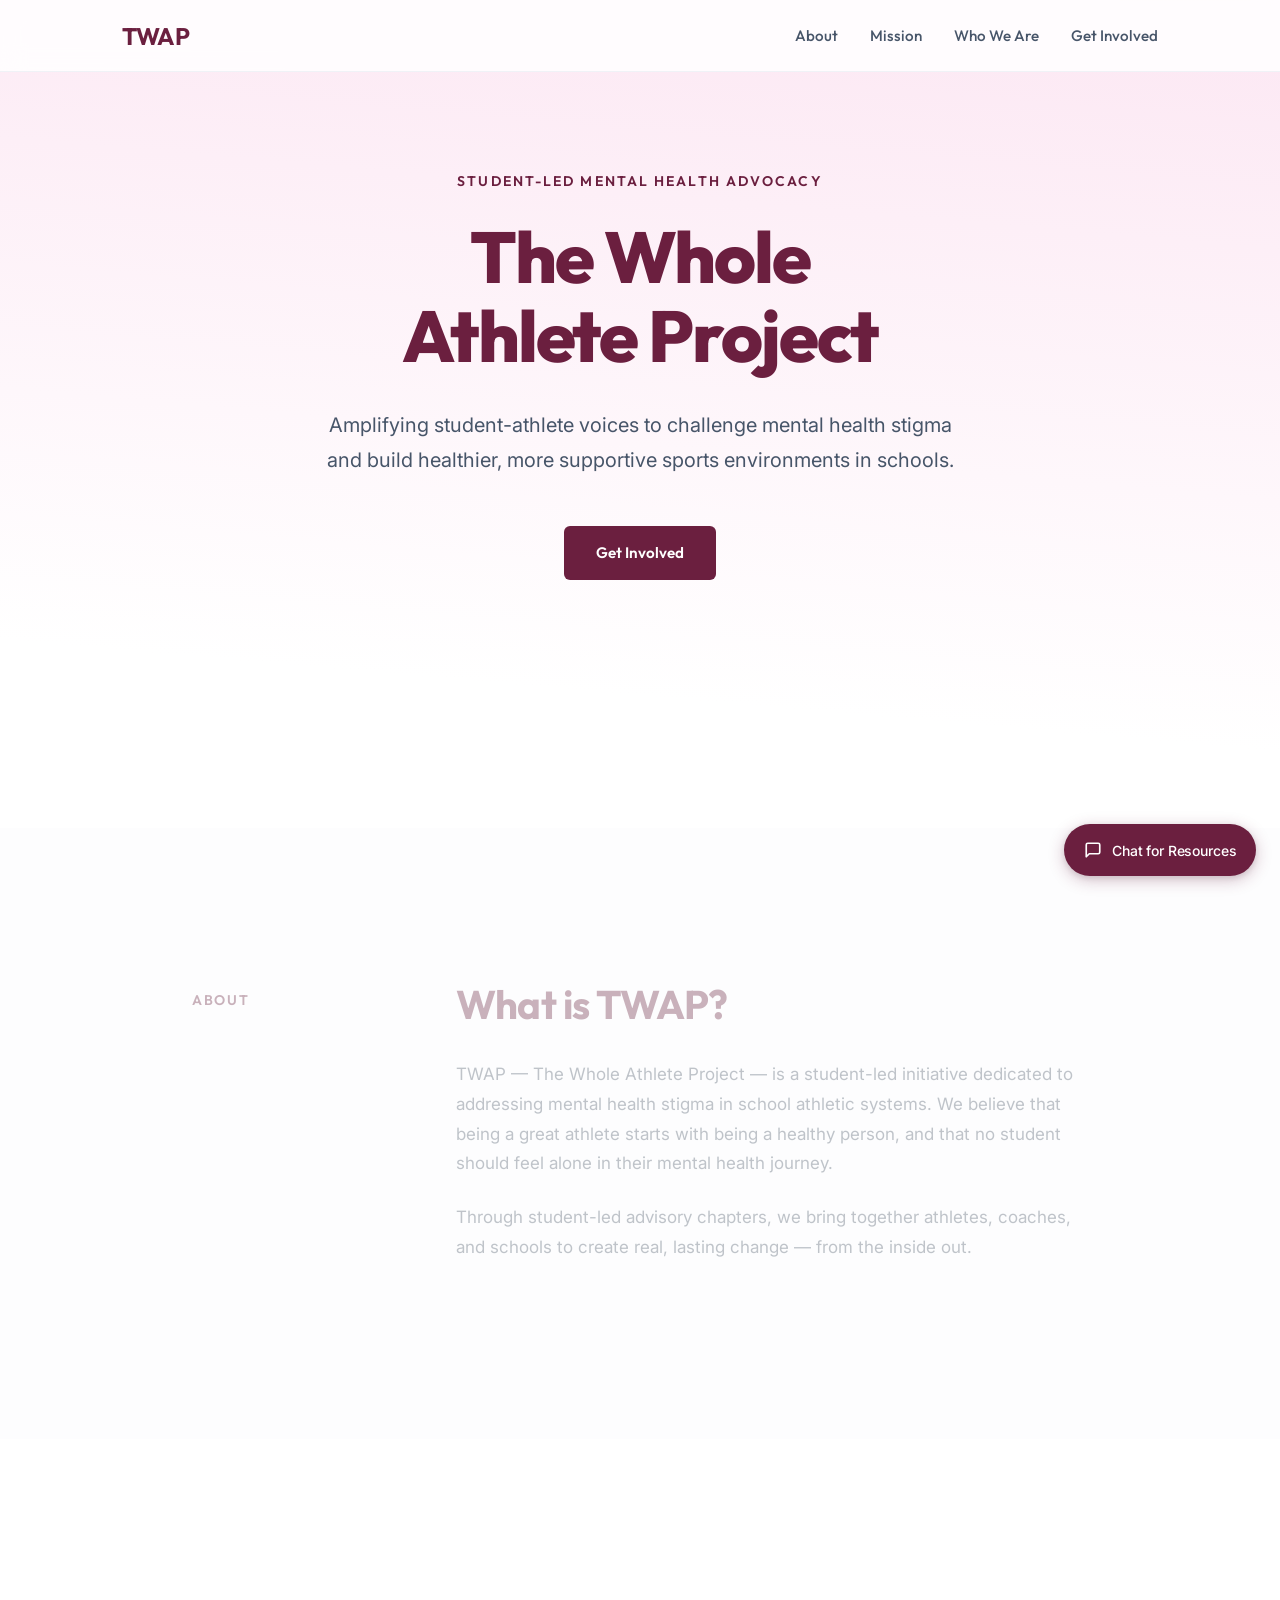
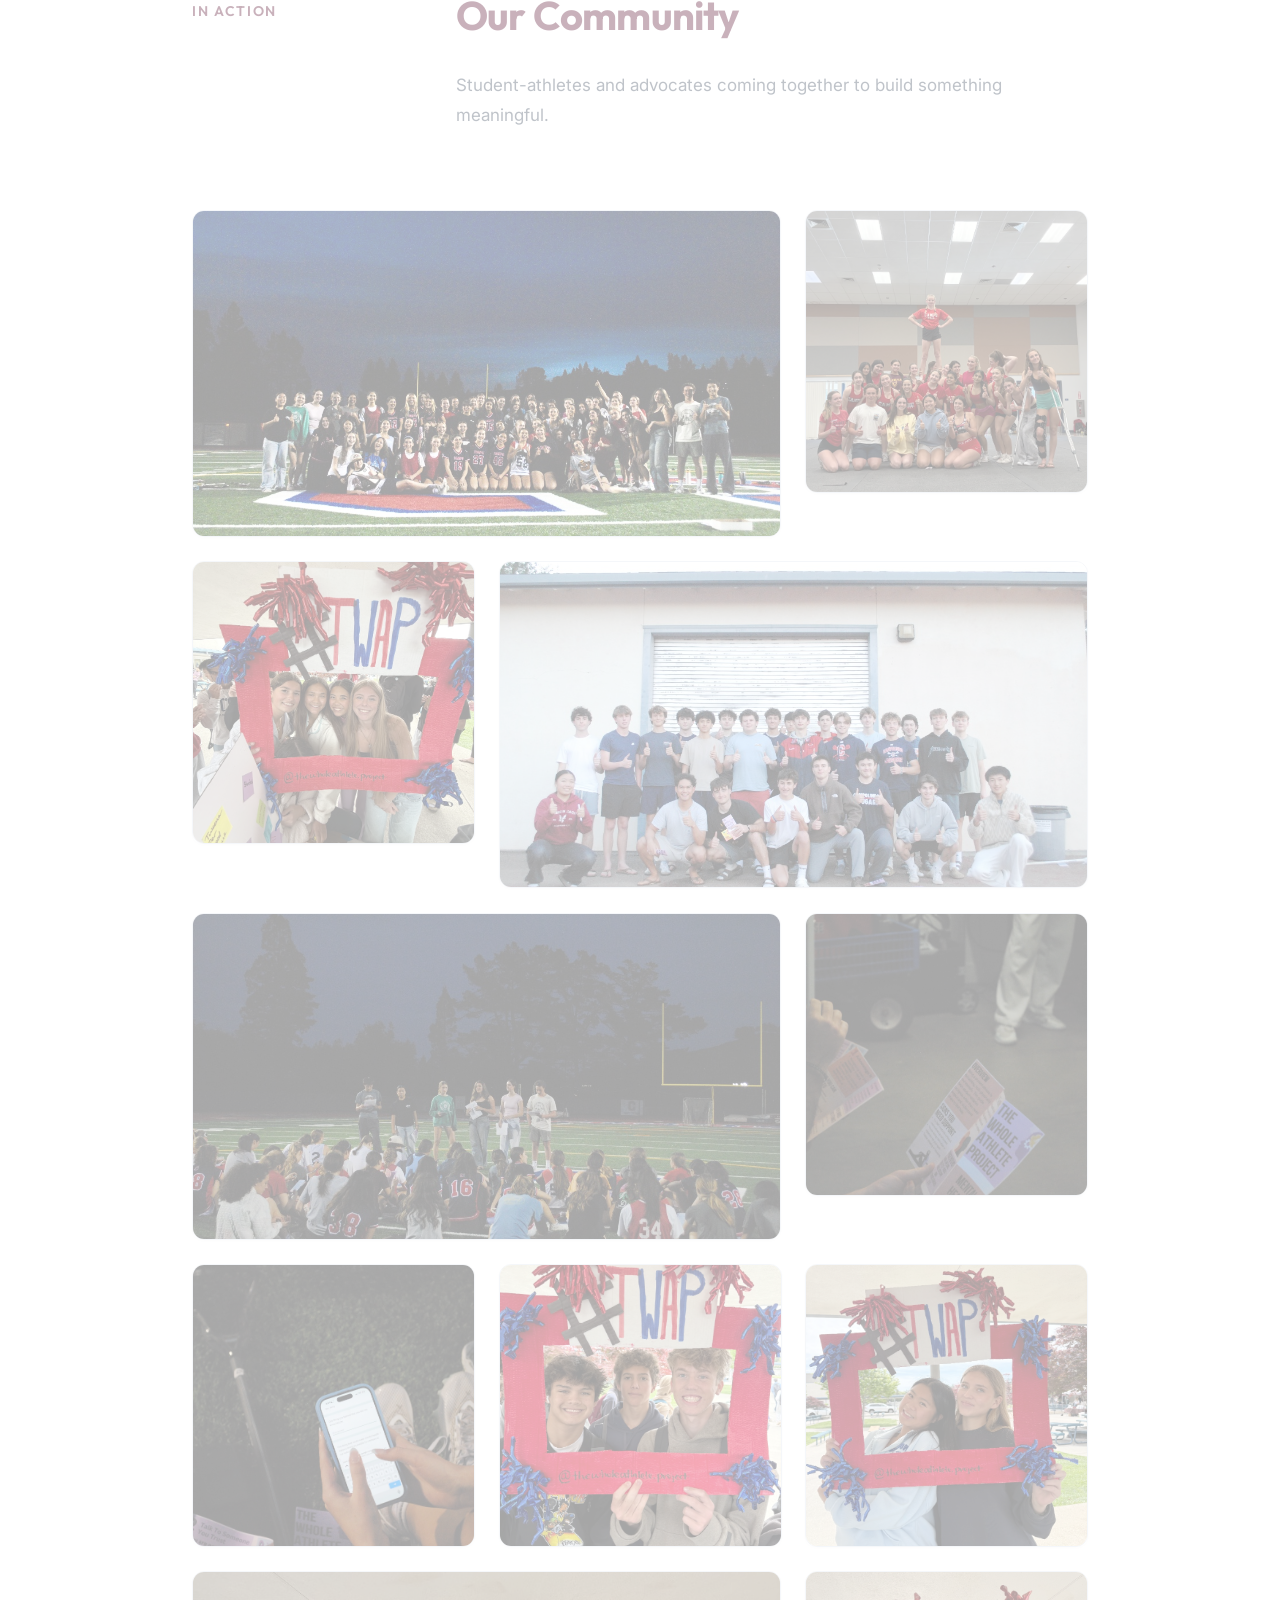
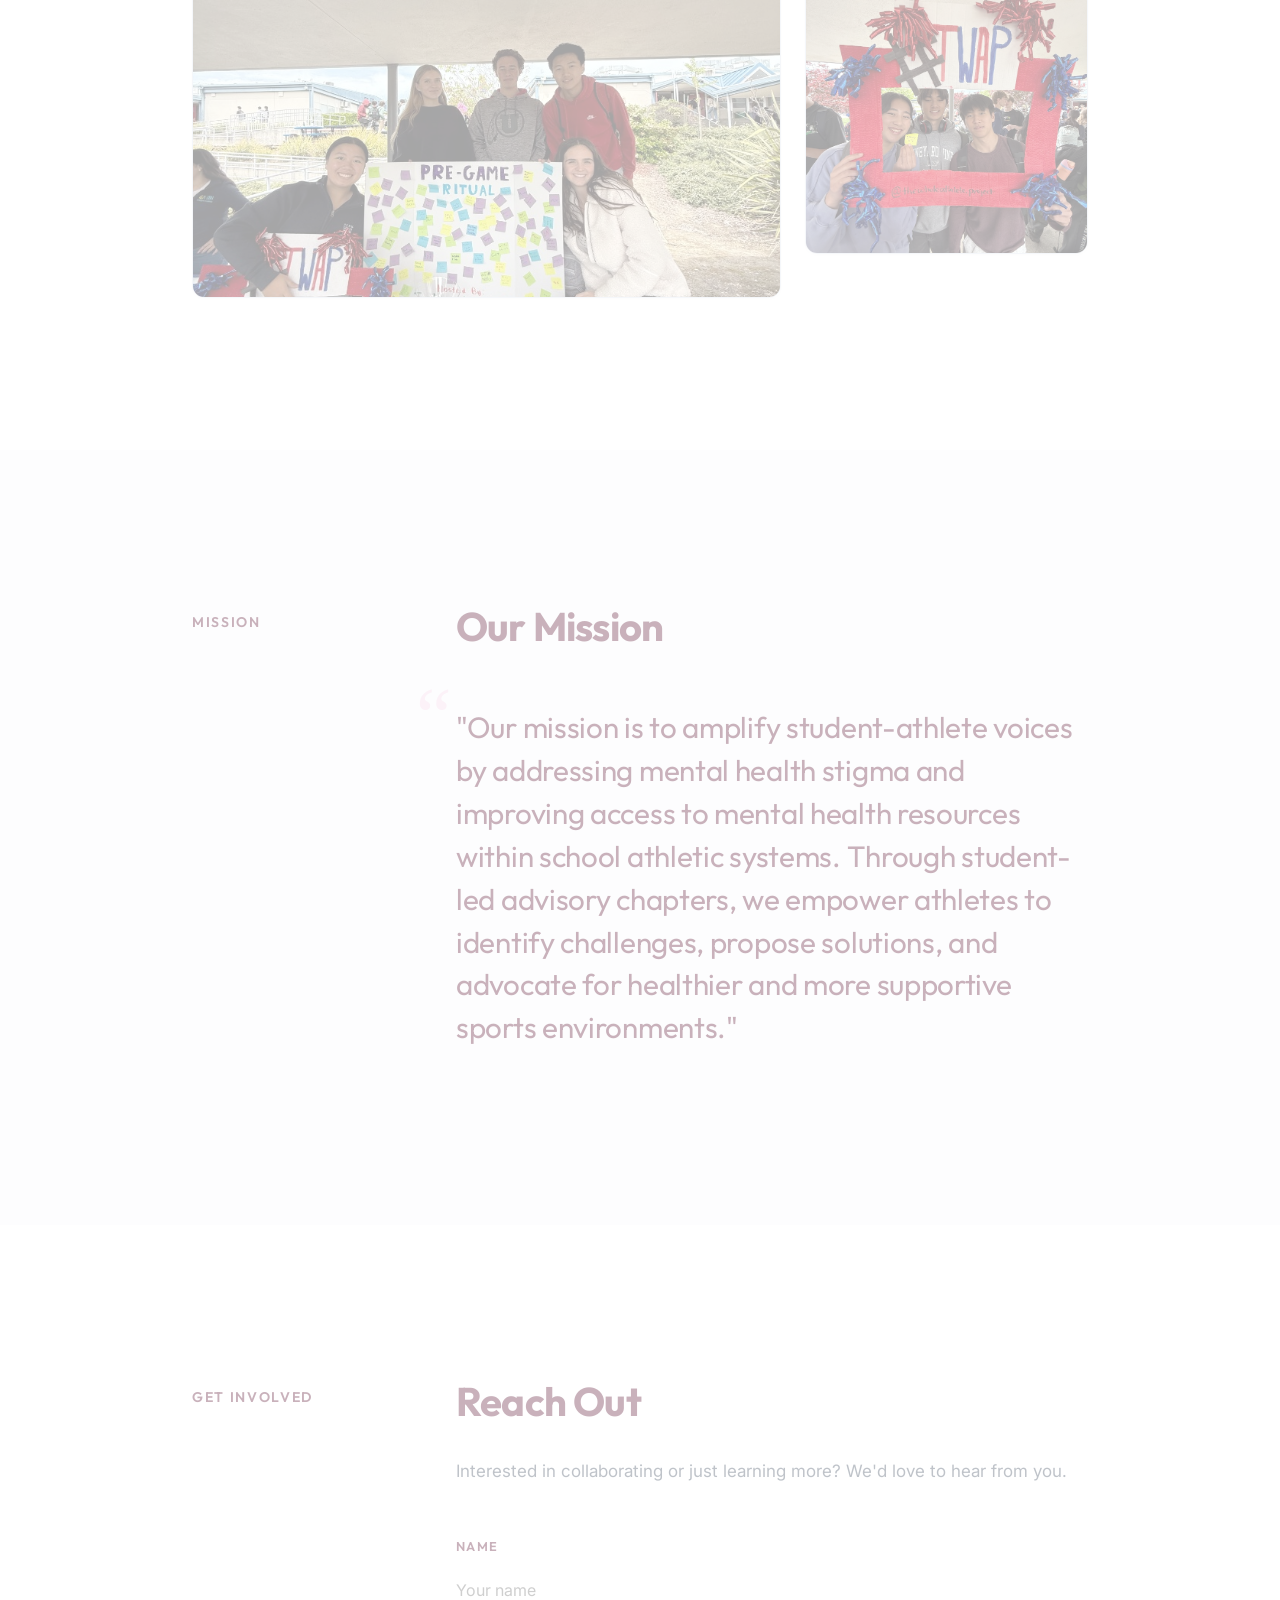
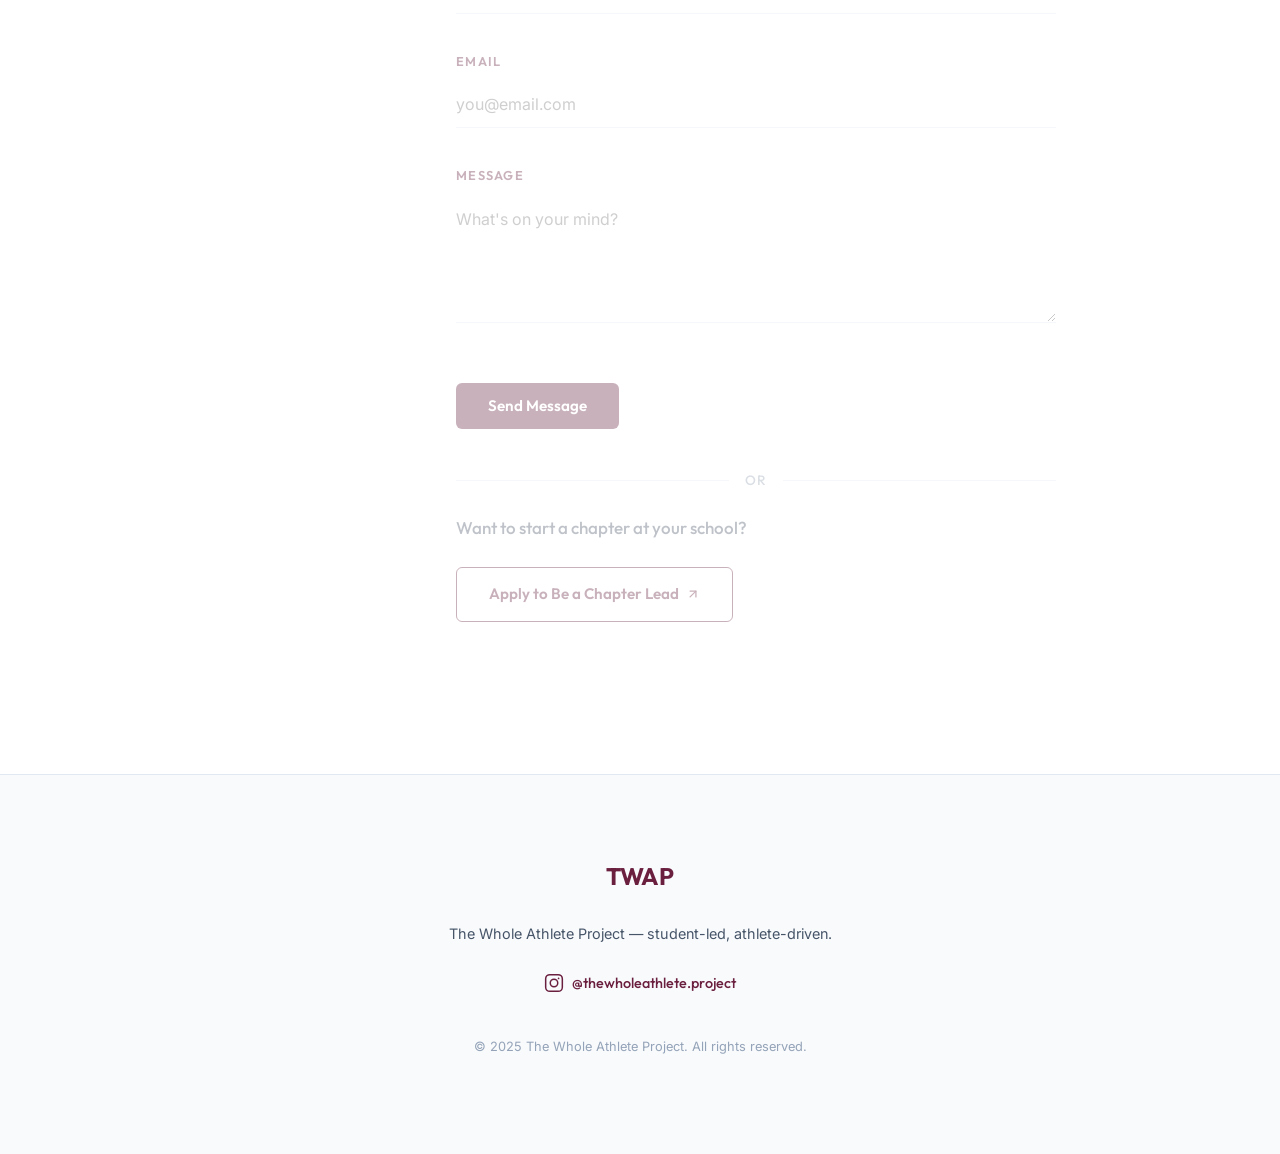
<file: index.html>
<!DOCTYPE html>
<html lang="en">

<head>
  <meta charset="UTF-8" />
  <meta name="viewport" content="width=device-width, initial-scale=1.0" />

  <title>TWAP — The Whole Athlete Project</title>
  <meta name="description"
    content="TWAP is a student-led initiative challenging mental health stigma and improving access to resources within student-athlete communities." />

  <!-- Preconnect to Google Fonts -->
  <link rel="preconnect" href="https://fonts.googleapis.com" />
  <link rel="preconnect" href="https://fonts.gstatic.com" crossorigin />

  <link rel="stylesheet" href="style.css" />

  <!-- Favicon — TWAP logo shown in browser tab -->
  <link rel="icon" type="image/png" href="favicon.png" />
  <link rel="apple-touch-icon" href="favicon.png" />
</head>

<body>

  <!-- ─── NAV ─────────────────────────────────────────── -->
  <header id="site-header">
    <nav class="nav-inner" aria-label="Main navigation">
      <a href="#hero" class="nav-logo">TWAP</a>

      <!-- Desktop links (Static & Elegant) -->
      <ul class="nav-links" role="list">
        <li><a href="#about" class="nav-link">About</a></li>
        <li><a href="#mission" class="nav-link">Mission</a></li>
        <li><a href="team.html" class="nav-link">Who We Are</a></li>
        <li><a href="#contact" class="nav-link">Get Involved</a></li>
      </ul>
    </nav>
  </header>

  <main>

    <!-- ─── HERO ─────────────────────────────────────────── -->
    <section id="hero">
      <div class="container hero-content">
        <p class="eyebrow reveal">Student-Led Mental Health Advocacy</p>
        <h1 class="reveal delay-1">The Whole<br />Athlete Project</h1>
        <p class="hero-sub reveal delay-2">
          Amplifying student-athlete voices to challenge mental health stigma
          and build healthier, more supportive sports environments in schools.
        </p>
        <div class="reveal delay-3">
          <a href="#contact" class="btn">Get Involved</a>
        </div>
      </div>
    </section>

    <!-- ─── ABOUT ─────────────────────────────────────────── -->
    <section id="about">
      <div class="container section-layout">
        <div class="section-label reveal">About</div>
        <div class="section-body">
          <h2 class="reveal">What is TWAP?</h2>
          <p class="reveal delay-1">
            TWAP — The Whole Athlete Project — is a student-led initiative
            dedicated to addressing mental health stigma in school athletic
            systems. We believe that being a great athlete starts with being
            a healthy person, and that no student should feel alone in their
            mental health journey.
          </p>
          <p class="reveal delay-2">
            Through student-led advisory chapters, we bring together athletes,
            coaches, and schools to create real, lasting change — from the inside out.
          </p>
        </div>
      </div>
    </section>

    <!-- ─── GALLERY ─────────────────────────────────────────── -->
    <section id="gallery">
      <div class="container">
        <div class="section-layout">
          <div class="section-label reveal">In Action</div>
          <div class="section-body">
            <h2 class="reveal">Our Community</h2>
            <p class="reveal delay-1">Student-athletes and advocates coming together to build something meaningful.</p>
          </div>
        </div>

        <!-- Photo grid: 11 photos in clean 4-wide + 7-normal layout (5 rows, no blank spots) -->
        <div class="photo-grid">

          <!-- Row 1: wide field group + cheer team -->
          <figure class="photo-cell photo-wide reveal">
            <img src="field-group.jpg" alt="Large group of student-athletes gathered on a football field at night" />
          </figure>

          <figure class="photo-cell reveal delay-1">
            <img src="cheer-team.jpg" alt="Cheerleading team forming a pyramid in a gym, all smiling" />
          </figure>

          <!-- Row 2: girls sign + wide lacrosse -->
          <figure class="photo-cell reveal">
            <img src="event-girls-sign.jpg" alt="Four female student-athletes posing with a handmade TWAP sign" />
          </figure>

          <figure class="photo-cell photo-wide reveal delay-1">
            <img src="team-lacrosse.jpg" alt="A large group of student-athletes giving thumbs up together on a track" />
          </figure>

          <!-- Row 3: wide field presentation + brochure -->
          <figure class="photo-cell photo-wide reveal">
            <img src="field-presentation.jpg"
              alt="TWAP members presenting to a crowd of student-athletes sitting on a football field at night" />
          </figure>

          <figure class="photo-cell reveal delay-1">
            <img src="brochure-hands.jpg" alt="Hands holding a TWAP mental health guide brochure" />
          </figure>

          <!-- Row 4: three squares -->
          <figure class="photo-cell reveal">
            <img src="survey-phone.jpg"
              alt="Student filling out a TWAP mental health survey on their phone at an outdoor event" />
          </figure>

          <figure class="photo-cell reveal delay-1">
            <img src="event-boys-sign.jpg" alt="Three male student-athletes posing with a TWAP photo frame sign" />
          </figure>

          <figure class="photo-cell reveal delay-2">
            <img src="event-duo.jpg" alt="Two student-athletes smiling through a TWAP photo frame at a campus event" />
          </figure>

          <!-- Row 5: wide booth + sign2 -->
          <figure class="photo-cell photo-wide reveal">
            <img src="event-booth.jpg"
              alt="TWAP members at a campus booth with a Pre-Game Ritual poster covered in sticky notes" />
          </figure>

          <figure class="photo-cell reveal delay-1">
            <img src="event-boys-sign2.jpg"
              alt="Three male students posing with a TWAP photo frame sign at a campus event" />
          </figure>

        </div>
      </div>
    </section>

    <!-- ─── MISSION ─────────────────────────────────────────── -->
    <section id="mission">
      <div class="container section-layout">
        <div class="section-label reveal">Mission</div>
        <div class="section-body">
          <h2 class="reveal">Our Mission</h2>
          <blockquote class="reveal delay-1">
            "Our mission is to amplify student-athlete voices by addressing
            mental health stigma and improving access to mental health resources
            within school athletic systems. Through student-led advisory chapters,
            we empower athletes to identify challenges, propose solutions, and
            advocate for healthier and more supportive sports environments."
          </blockquote>
        </div>
      </div>
    </section>

    <!-- ─── CONTACT ─────────────────────────────────────────── -->
    <section id="contact">
      <div class="container section-layout">
        <div class="section-label reveal">Get Involved</div>
        <div class="section-body">
          <h2 class="reveal">Reach Out</h2>
          <p class="reveal delay-1">
            Interested in collaborating or just learning more?
            We'd love to hear from you.
          </p>

          <form id="contact-form" class="reveal delay-2" action="https://formsubmit.co/thewholeathleteproject26@gmail.com" method="POST">
            <!-- FormSubmit config: disable captcha, redirect back to page -->
            <input type="hidden" name="_captcha" value="false" />
            <input type="hidden" name="_subject" value="New message from TWAP website" />
            <input type="hidden" name="_next" value="https://thewholeathleteproject.org/#contact" />
            <input type="text" name="_honey" style="display:none" tabindex="-1" autocomplete="off" />

            <div class="form-group">
              <label for="name">Name</label>
              <input type="text" id="name" name="name" required placeholder="Your name" autocomplete="name" />
            </div>

            <div class="form-group">
              <label for="email">Email</label>
              <input type="email" id="email" name="email" required placeholder="you@email.com" autocomplete="email" />
            </div>

            <div class="form-group">
              <label for="message">Message</label>
              <textarea id="message" name="message" rows="5" required placeholder="What's on your mind?"></textarea>
            </div>

            <button type="submit" class="btn">Send Message</button>
          </form>

          <!-- Chapter Lead CTA -->
          <div class="chapter-lead-inline reveal delay-3">
            <div class="chapter-lead-divider">
              <span>or</span>
            </div>
            <p class="chapter-lead-inline-label">Want to start a chapter at your school?</p>
            <a
              href="https://docs.google.com/forms/d/e/1FAIpQLSe7QqfjxYis3OeeusF6MqQJUMC9NTInMwOWmfdvIqP1kI5Ssg/viewform?usp=header"
              target="_blank"
              rel="noopener noreferrer"
              class="btn btn--outline"
              id="home-chapter-lead-btn"
            >
              Apply to Be a Chapter Lead
              <svg xmlns="http://www.w3.org/2000/svg" width="14" height="14" viewBox="0 0 24 24" fill="none"
                stroke="currentColor" stroke-width="2.2" stroke-linecap="round" stroke-linejoin="round"
                aria-hidden="true" style="margin-left:7px;">
                <line x1="7" y1="17" x2="17" y2="7"/>
                <polyline points="7 7 17 7 17 17"/>
              </svg>
            </a>
          </div>

        </div>
      </div>
    </section>

  </main>

  <!-- ─── FOOTER ─────────────────────────────────────────── -->
  <footer id="site-footer">
    <div class="container footer-inner">
      <span class="footer-logo">TWAP</span>
      <p>The Whole Athlete Project &mdash; student-led, athlete-driven.</p>
      <a href="https://instagram.com/thewholeathlete.project" target="_blank" rel="noopener noreferrer"
        class="instagram-link" aria-label="Follow TWAP on Instagram">
        <!-- Inline SVG Instagram icon — no external dependency -->
        <svg xmlns="http://www.w3.org/2000/svg" width="20" height="20" viewBox="0 0 24 24" fill="none"
          stroke="currentColor" stroke-width="1.8" stroke-linecap="round" stroke-linejoin="round" aria-hidden="true">
          <rect x="2" y="2" width="20" height="20" rx="5" ry="5" />
          <circle cx="12" cy="12" r="4.5" />
          <circle cx="17.5" cy="6.5" r="1" fill="currentColor" stroke="none" />
        </svg>
        @thewholeathlete.project
      </a>
      <p class="footer-copy">&copy; 2025 The Whole Athlete Project. All rights reserved.</p>
    </div>
  </footer>

  <script src="script.js"></script>
  <script src="resource-guide.js"></script>
</body>

</html>
</file>
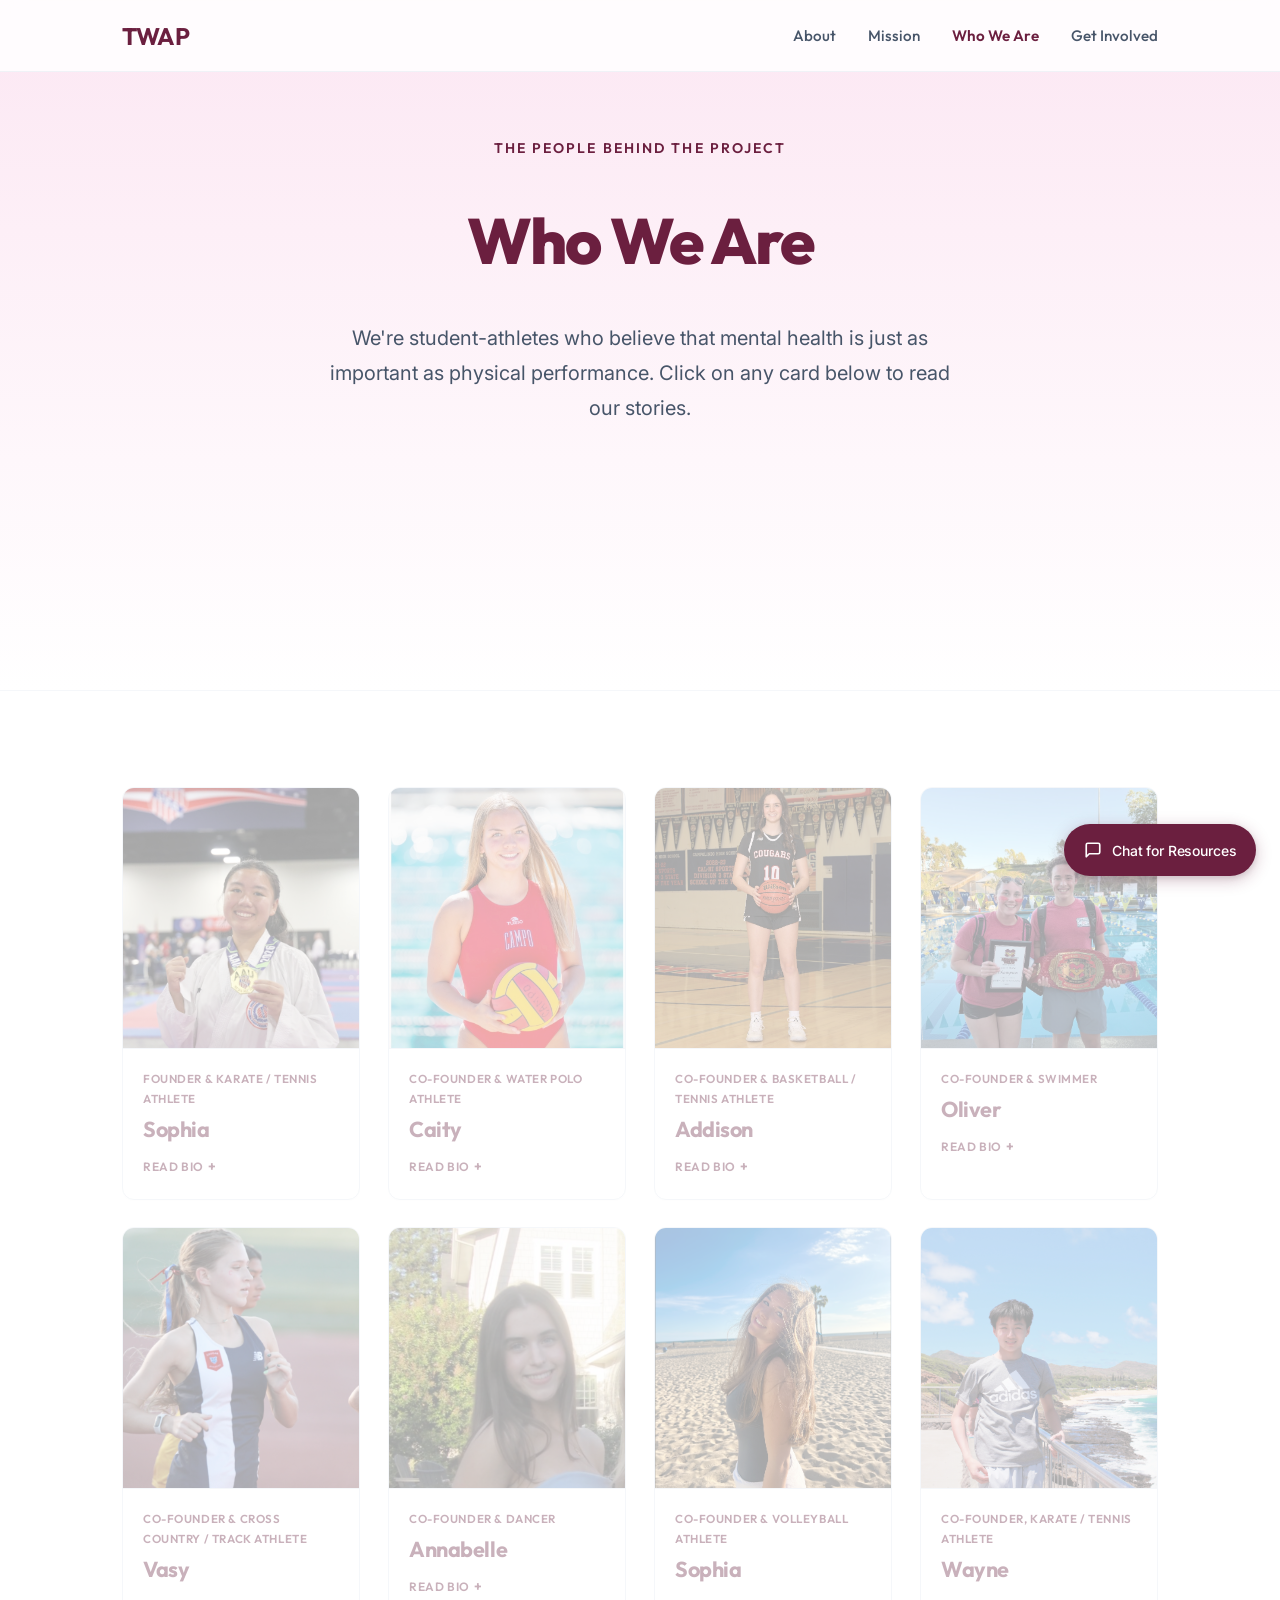
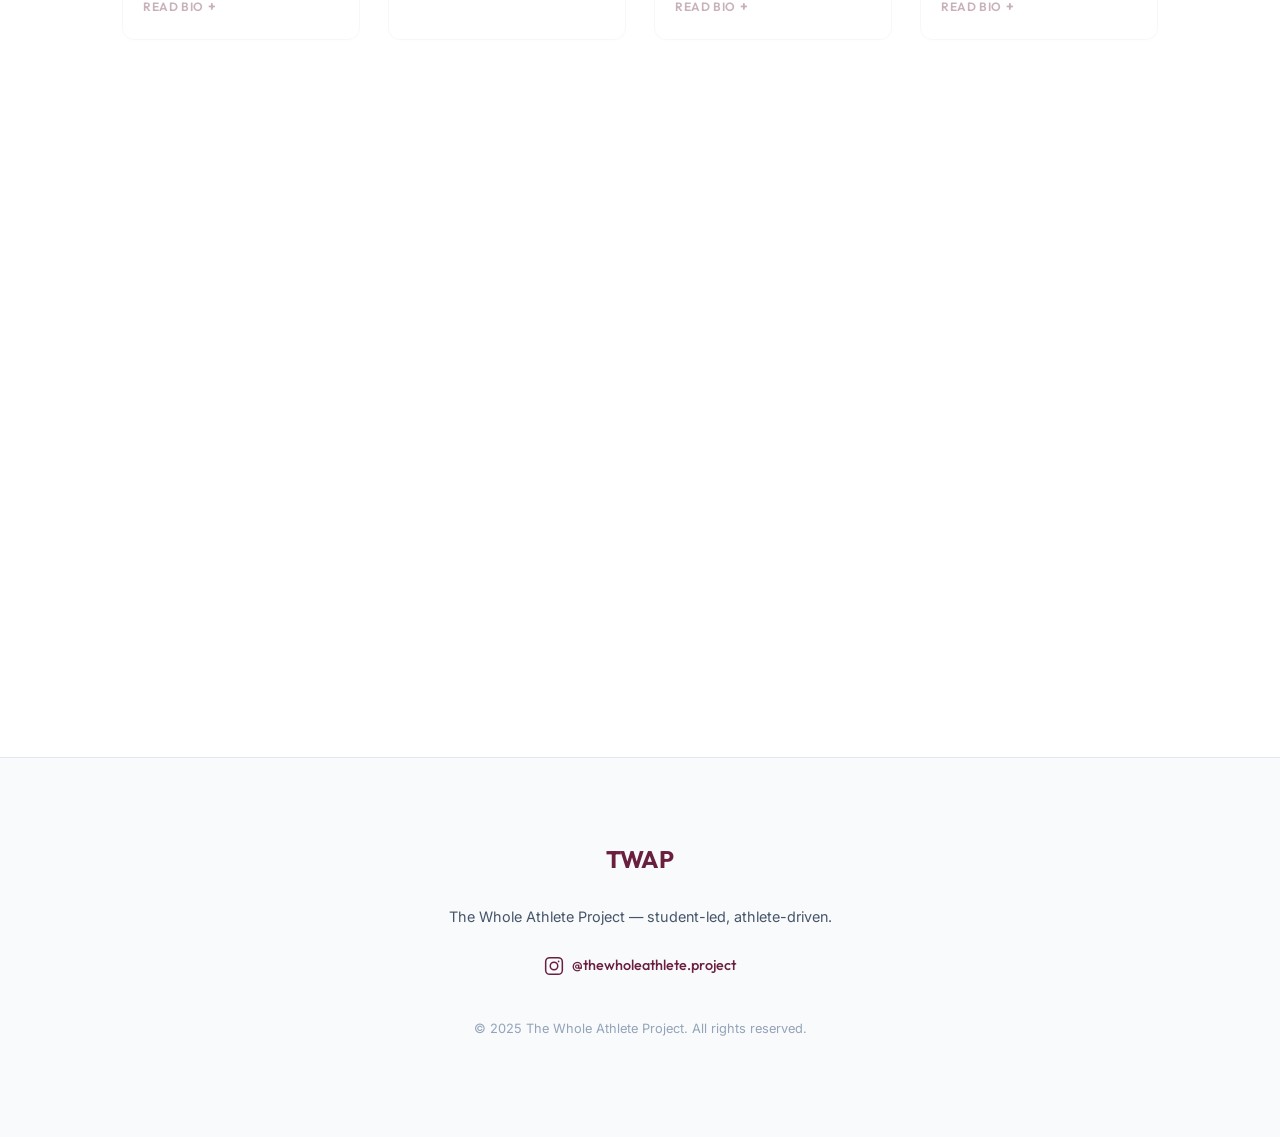
<file: team.html>
<!DOCTYPE html>
<html lang="en">

<head>
  <meta charset="UTF-8" />
  <meta name="viewport" content="width=device-width, initial-scale=1.0" />

  <title>Who We Are — The Whole Athlete Project</title>
  <meta name="description" content="Meet the student-athletes and advocates behind TWAP — The Whole Athlete Project." />

  <!-- Preconnect to Google Fonts -->
  <link rel="preconnect" href="https://fonts.googleapis.com" />
  <link rel="preconnect" href="https://fonts.gstatic.com" crossorigin />

  <link rel="stylesheet" href="style.css" />
  <link rel="stylesheet" href="team.css" />

  <!-- Favicon — TWAP logo shown in browser tab -->
  <link rel="icon" type="image/png" href="favicon.png" />
  <link rel="apple-touch-icon" href="favicon.png" />
</head>

<body>

  <!-- ─── NAV ─────────────────────────────────────────── -->
  <header id="site-header">
    <nav class="nav-inner" aria-label="Main navigation">
      <a href="index.html" class="nav-logo">TWAP</a>

      <!-- Desktop links (Static & Elegant) -->
      <ul class="nav-links" role="list">
        <li><a href="index.html#about" class="nav-link">About</a></li>
        <li><a href="index.html#mission" class="nav-link">Mission</a></li>
        <li><a href="team.html" class="nav-link nav-link--active">Who We Are</a></li>
        <li><a href="index.html#contact" class="nav-link">Get Involved</a></li>
      </ul>
    </nav>
  </header>

  <main>

    <!-- ─── PAGE HERO ─────────────────────────────────── -->
    <section id="team-hero">
      <div class="container team-hero-content">
        <p class="eyebrow reveal">The People Behind the Project</p>
        <h1 class="reveal delay-1">Who We Are</h1>
        <p class="hero-sub reveal delay-2">
          We're student-athletes who believe that mental health is just as important
          as physical performance. Click on any card below to read our stories.
        </p>
      </div>
    </section>

    <!-- ─── TEAM GRID ─────────────────────────────────── -->
    <section id="team-grid-section">
      <div class="container">

        <div class="team-grid">

          <!-- ── Sophia ── -->
          <article class="team-card reveal" id="card-sophia">
            <div class="card-photo-wrap">
              <img
                src="sophia-hong.jpg"
                alt="Sophia — Co-Founder, karate athlete with AAU gold medal"
                class="card-photo"
              />
              <div class="card-photo-overlay"></div>
            </div>
            <div class="card-body">
              <span class="card-role">Founder &amp; Karate / Tennis Athlete</span>
              <h2 class="card-name">Sophia</h2>
              <p class="card-bio">
                Hi, I'm Sophia, and I'm doing this because I care deeply about
                athlete mental health and the pressure athletes often face that
                isn't always visible. I want to help bring more awareness to what
                goes on beyond performance, and contribute to a space where
                athletes feel supported, understood, and able to speak openly
                about their experiences.
              </p>
            </div>
          </article>

          <!-- ── Caity ── -->
          <article class="team-card reveal delay-1" id="card-caity">
            <div class="card-photo-wrap">
              <img src="caity-hong.jpg" alt="Caity — Co-Founder, water polo player at Campo" class="card-photo" />
              <div class="card-photo-overlay"></div>
            </div>
            <div class="card-body">
              <span class="card-role">Co-Founder &amp; Water Polo Athlete</span>
              <h2 class="card-name">Caity</h2>
              <p class="card-bio">
                Hi, I'm Caity. I'm a student-athlete and water polo player who's
                passionate about supporting other athletes both in and out of the
                pool. Being part of a team has shown me how important it is to
                balance mental health, physical wellness, and academics — and I
                want to help others find that balance too. Through this, I hope
                to advocate for better resources, stronger connections, and a
                healthier mindset for all student-athletes.
              </p>
            </div>
          </article>

          <!-- ── Addison ── -->
          <article class="team-card reveal delay-2" id="card-addison">
            <div class="card-photo-wrap">
              <img
                src="addison-davis.jpg"
                alt="Addison Davis — Co-Founder, basketball and tennis athlete at Campolindo"
                class="card-photo"
              />
              <div class="card-photo-overlay"></div>
            </div>
            <div class="card-body">
              <span class="card-role">Co-Founder &amp; Basketball / Tennis Athlete</span>
              <h2 class="card-name">Addison</h2>
              <p class="card-bio">
                Hi! My name is Addison Davis and I play basketball and tennis at
                Campolindo. I also participate in the spring musical at Campo. I
                am doing this because I think it is super important to bring the
                mental health of athletes to the forefront of teams and coaches.
              </p>
            </div>
          </article>

          <!-- ── Oliver ── -->
          <article class="team-card reveal delay-3" id="card-oliver">
            <div class="card-photo-wrap">
              <img
                src="oliver-winter.jpg"
                alt="Oliver Winter — Co-Founder, swimmer holding championship belt"
                class="card-photo"
              />
              <div class="card-photo-overlay"></div>
            </div>
            <div class="card-body">
              <span class="card-role">Co-Founder &amp; Swimmer</span>
              <h2 class="card-name">Oliver</h2>
              <p class="card-bio">
                My name is Oliver Winter. I've been swimming for 10 years, and
                I'm doing this because one of my teammates passed away and I want
                people to be aware that they can talk to others if they need help.
              </p>
            </div>
          </article>

          <!-- ── Vasy ── -->
          <article class="team-card reveal" id="card-vasy">
            <div class="card-photo-wrap">
              <img
                src="vasy-pridatko.jpg"
                alt="Vasy Pridatko — Co-Founder, cross country and track athlete at Campolindo"
                class="card-photo"
              />
              <div class="card-photo-overlay"></div>
            </div>
            <div class="card-body">
              <span class="card-role">Co-Founder &amp; Cross Country / Track Athlete</span>
              <h2 class="card-name">Vasy</h2>
              <p class="card-bio">
                My name is Vasy Pridatko and I run cross country and track at
                Campolindo. I am working with TWAP as I understand the
                never-ending challenges of being a student-athlete.
              </p>
            </div>
          </article>

          <!-- ── Annabelle ── -->
          <article class="team-card reveal delay-1" id="card-annabelle">
            <div class="card-photo-wrap">
              <img
                src="annabelle-sullivan.jpg"
                alt="Annabelle Sullivan — Co-Founder, dancer and student-athlete"
                class="card-photo"
                onerror="this.style.display='none';this.parentElement.classList.add('photo-missing')"
              />
              <div class="card-photo-overlay"></div>
            </div>
            <div class="card-body">
              <span class="card-role">Co-Founder &amp; Dancer</span>
              <h2 class="card-name">Annabelle</h2>
              <p class="card-bio">
                Hi, I'm Annabelle Sullivan! As a student-athlete and dedicated dancer, I have
                developed a strong commitment to supporting others both within and beyond my
                discipline. My experience in dance has deepened my understanding of the importance
                of maintaining a balance between mental and physical well-being, along with academic
                responsibilities. Through both personal challenges and observing friends navigate
                similar pressures, I came to realize that these struggles are widely shared and
                often unspoken. I am driven to contribute to a more supportive environment by
                promoting access to resources, and encouraging a healthier, more sustainable mindset
                for those facing similar experiences.
              </p>
            </div>
          </article>

          <!-- ── Sophia (Volleyball) ── -->
          <article class="team-card reveal delay-2" id="card-sophia-v">
            <div class="card-photo-wrap">
              <img
                src="sophia-volleyball.jpg"
                alt="Sophia Wilson — Co-Founder, volleyball athlete"
                class="card-photo"
                onerror="this.style.display='none';this.parentElement.classList.add('photo-missing')"
              />
              <div class="card-photo-overlay"></div>
            </div>
            <div class="card-body">
              <span class="card-role">Co-Founder &amp; Volleyball Athlete</span>
              <h2 class="card-name">Sophia</h2>
              <p class="card-bio">
                Hi! My name's Sophia and I've been playing volleyball for almost ten years!
                I chose to be a part of TWAP because I love my sport and want to spread
                mental health awareness for athletes.
              </p>
            </div>
          </article>

          <!-- ── Wayne ── -->
          <article class="team-card reveal delay-3" id="card-wayne">
            <div class="card-photo-wrap">
              <img
                src="wayne-dong.jpg"
                alt="Wayne Dong — Co-Founder & Tennis / Karate Athlete"
                class="card-photo"
                onerror="this.style.display='none';this.parentElement.classList.add('photo-missing')"
              />
              <div class="card-photo-overlay"></div>
            </div>
            <div class="card-body">
              <span class="card-role">Co-Founder, Karate / Tennis Athlete</span>
              <h2 class="card-name">Wayne</h2>
              <p class="card-bio">
                My name is Wayne Dong and I am excited to be part of The Whole Athlete Project.
                I look forward to interacting with all the school sports and to help student
                athletes with mental health.
              </p>
            </div>
          </article>

        </div>

      </div>
    </section>

    <!-- ─── CHAPTER LEAD CTA ─────────────────────────────── -->
    <section id="chapter-lead">
      <div class="container">
        <div class="chapter-lead-card reveal">

          <div class="chapter-lead-icon" aria-hidden="true">
            <svg xmlns="http://www.w3.org/2000/svg" width="36" height="36" viewBox="0 0 24 24" fill="none"
              stroke="currentColor" stroke-width="1.6" stroke-linecap="round" stroke-linejoin="round">
              <path d="M17 21v-2a4 4 0 0 0-4-4H5a4 4 0 0 0-4 4v2"/>
              <circle cx="9" cy="7" r="4"/>
              <path d="M23 21v-2a4 4 0 0 0-3-3.87"/>
              <path d="M16 3.13a4 4 0 0 1 0 7.75"/>
            </svg>
          </div>

          <div class="chapter-lead-body">
            <p class="chapter-lead-eyebrow">Start Something Bigger</p>
            <h2 class="chapter-lead-heading">Become a Chapter Lead</h2>
            <p class="chapter-lead-desc">
              Want to bring TWAP to your school? Chapter leads organize student-athlete advisory groups,
              host events, and advocate for mental health resources on campus. Fill out the form below
              and we'll be in touch!
            </p>
            <a
              href="https://docs.google.com/forms/d/e/1FAIpQLSe7QqfjxYis3OeeusF6MqQJUMC9NTInMwOWmfdvIqP1kI5Ssg/viewform?usp=header"
              target="_blank"
              rel="noopener noreferrer"
              class="btn chapter-lead-btn"
              id="chapter-lead-form-btn"
            >
              Apply to Be a Chapter Lead
              <svg xmlns="http://www.w3.org/2000/svg" width="16" height="16" viewBox="0 0 24 24" fill="none"
                stroke="currentColor" stroke-width="2.2" stroke-linecap="round" stroke-linejoin="round"
                aria-hidden="true" style="margin-left:8px;">
                <line x1="7" y1="17" x2="17" y2="7"/>
                <polyline points="7 7 17 7 17 17"/>
              </svg>
            </a>
          </div>

        </div>
      </div>
    </section>

  </main>

  <!-- ─── FOOTER ─────────────────────────────────────── -->
  <footer id="site-footer">
    <div class="container footer-inner">
      <span class="footer-logo">TWAP</span>
      <p>The Whole Athlete Project &mdash; student-led, athlete-driven.</p>
      <a href="https://instagram.com/thewholeathlete.project" target="_blank" rel="noopener noreferrer"
        class="instagram-link" aria-label="Follow TWAP on Instagram">
        <svg xmlns="http://www.w3.org/2000/svg" width="20" height="20" viewBox="0 0 24 24" fill="none"
          stroke="currentColor" stroke-width="1.8" stroke-linecap="round" stroke-linejoin="round" aria-hidden="true">
          <rect x="2" y="2" width="20" height="20" rx="5" ry="5" />
          <circle cx="12" cy="12" r="4.5" />
          <circle cx="17.5" cy="6.5" r="1" fill="currentColor" stroke="none" />
        </svg>
        @thewholeathlete.project
      </a>
      <p class="footer-copy">&copy; 2025 The Whole Athlete Project. All rights reserved.</p>
    </div>
  </footer>

  <script src="script.js"></script>
  <script src="resource-guide.js"></script>
</body>

</html>
</file>
<file: style.css>
/* ─────────────────────────────────────────────────────
   TWAP — The Whole Athlete Project
   Stylesheet: Premium Editorial Storytelling (Light Theme)
   ───────────────────────────────────────────────────── */

@import url('https://fonts.googleapis.com/css2?family=Inter:wght@300;400;500;600&family=Outfit:wght@300;400;500;600;700;800&display=swap');

/* ── Variables & Design System ──────────────────────── */
:root {
  /* Pastel & Rose identity colors */
  --blue-ink:    #6b1f3f;   /* Deep ink rose */
  --blue-mid:    #f9a8d4;   /* Soft pink border */
  --blue:        #fce7f3;   /* Soft pink background accent */
  --white:       #ffffff;
  --off-white:   #f8fafc;   /* Slate off-white background */
  
  /* Slate neutral colors */
  --gray-50:     #f8fafc;
  --gray-100:    #f1f5f9;
  --gray-200:    #e2e8f0;
  --gray-400:    #94a3b8;
  --gray-600:    #475569;
  --gray-800:    #1e293b;

  /* Semantic colors */
  --text-primary:   #1e293b;
  --text-secondary: #475569;
  --border-color:   #e2e8f0;

  /* Typography */
  --font-display: 'Outfit', system-ui, -apple-system, sans-serif;
  --font-body:    'Inter', system-ui, -apple-system, sans-serif;

  /* Pacing Spacing */
  --section-pad: 9.5rem 0;
  --nav-h:       72px;
  --radius:      12px;
  --radius-sm:   6px;
  --radius-lg:   24px;
  
  /* Transitions */
  --ease:        0.6s cubic-bezier(0.16, 1, 0.3, 1);
  --ease-slow:   0.8s cubic-bezier(0.16, 1, 0.3, 1);
}

/* ── Reset ─────────────────────────────────────────── */
*, *::before, *::after { box-sizing: border-box; margin: 0; padding: 0; }
html { scroll-behavior: smooth; font-size: 16px; background: var(--white); }

body {
  font-family: var(--font-body);
  background: var(--white);
  color: var(--text-primary);
  line-height: 1.75;
  -webkit-font-smoothing: antialiased;
}

img, svg { display: block; max-width: 100%; height: auto; }
a { color: inherit; text-decoration: none; }
ul { list-style: none; }
button { cursor: pointer; font-family: inherit; border: none; background: none; }
textarea { resize: vertical; }

/* ── Narrative Layout Container ────────────────────── */
.container {
  max-width: 960px;
  margin: 0 auto;
  padding: 0 2rem;
}

/* ── Scroll Section Emphasis Scaling ──────────────── */
section {
  padding: var(--section-pad);
  background: var(--white);
  opacity: 0.35;
  filter: grayscale(12%);
  transition: opacity var(--ease-slow), filter var(--ease-slow);
  will-change: opacity, filter;
}
section.section--active {
  opacity: 1;
  filter: none;
}
section:nth-of-type(even) {
  background: var(--off-white);
}

/* ── Scroll Reveal System ──────────────────────────── */
.reveal {
  opacity: 0;
  transform: translateY(28px);
  transition: opacity var(--ease-slow), transform var(--ease-slow);
  will-change: opacity, transform;
}
.reveal.reveal--visible {
  opacity: 1;
  transform: translateY(0);
}

/* Delay modifiers for sequential narrative pacing */
.delay-1 { transition-delay: 0.15s; }
.delay-2 { transition-delay: 0.3s; }
.delay-3 { transition-delay: 0.45s; }

/* ── Navigation (Minimalist Editorial) ──────────────── */
#site-header {
  position: fixed;
  top: 0;
  left: 0;
  width: 100%;
  height: var(--nav-h);
  z-index: 100;
  background: rgba(255, 255, 255, 0.85);
  backdrop-filter: blur(12px);
  -webkit-backdrop-filter: blur(12px);
  border-bottom: 1px solid rgba(226, 232, 240, 0.5);
  transition: box-shadow 0.3s ease;
}

.nav-inner {
  max-width: 1100px;
  margin: 0 auto;
  height: 100%;
  padding: 0 2rem;
  display: flex;
  align-items: center;
  justify-content: space-between;
}

.nav-logo {
  font-family: var(--font-display);
  font-size: 1.5rem;
  font-weight: 700;
  color: var(--blue-ink);
  letter-spacing: -0.02em;
}

.nav-links {
  display: flex;
  gap: 2rem;
}

.nav-link {
  font-family: var(--font-display);
  font-size: 0.95rem;
  font-weight: 500;
  color: var(--text-secondary);
  transition: color 0.2s ease;
}
.nav-link:hover, .nav-link--active {
  color: var(--blue-ink);
}

/* ── Hero (The Hook) ────────────────────────────────── */
#hero {
  min-height: 92vh;
  display: flex;
  align-items: center;
  padding-top: var(--nav-h);
  background: linear-gradient(185deg, var(--blue) 0%, var(--white) 80%);
  opacity: 1; /* Always visible at start */
  filter: none;
}

.hero-content {
  text-align: center;
}

.eyebrow {
  font-family: var(--font-display);
  font-size: 0.875rem;
  font-weight: 600;
  color: var(--blue-ink);
  text-transform: uppercase;
  letter-spacing: 0.15em;
  margin-bottom: 1.5rem;
}

#hero h1 {
  font-family: var(--font-display);
  font-size: 4.5rem;
  font-weight: 800;
  line-height: 1.1;
  color: var(--blue-ink);
  letter-spacing: -0.03em;
  margin-bottom: 2rem;
}

.hero-sub {
  font-size: 1.25rem;
  color: var(--text-secondary);
  max-width: 640px;
  margin: 0 auto 3rem;
  font-weight: 400;
}

.btn {
  display: inline-flex;
  align-items: center;
  justify-content: center;
  padding: 0.85rem 2rem;
  font-family: var(--font-display);
  font-size: 0.95rem;
  font-weight: 600;
  background-color: var(--blue-ink);
  color: var(--white) !important;
  border-radius: var(--radius-sm);
  transition: transform 0.2s ease, background-color 0.2s ease;
}
.btn:hover {
  background-color: #551832;
  transform: translateY(-1px);
}

/* Outlined button variant */
.btn--outline {
  background-color: transparent;
  color: var(--blue-ink) !important;
  border: 1.5px solid var(--blue-ink);
}
.btn--outline:hover {
  background-color: var(--blue-ink);
  color: var(--white) !important;
}
.btn--outline svg {
  transition: transform 0.2s ease;
}
.btn--outline:hover svg {
  transform: translate(2px, -2px);
}

/* Chapter lead inline block (home page contact section) */
.chapter-lead-inline {
  margin-top: 2.5rem;
  max-width: 600px;
}

.chapter-lead-divider {
  display: flex;
  align-items: center;
  gap: 1rem;
  margin-bottom: 1.25rem;
  color: var(--gray-400);
  font-size: 0.85rem;
  font-family: var(--font-display);
  font-weight: 500;
  letter-spacing: 0.05em;
  text-transform: uppercase;
}
.chapter-lead-divider::before,
.chapter-lead-divider::after {
  content: '';
  flex: 1;
  height: 1px;
  background: var(--border-color);
}

.chapter-lead-inline-label {
  font-family: var(--font-display);
  font-size: 0.95rem;
  font-weight: 500;
  color: var(--text-secondary);
  margin-bottom: 1rem;
}

/* ── Section Structure (Chapters) ───────────────────── */
.section-layout {
  display: grid;
  grid-template-columns: 200px 1fr;
  gap: 4rem;
}

.section-label {
  font-family: var(--font-display);
  font-size: 0.875rem;
  font-weight: 600;
  color: var(--blue-ink);
  text-transform: uppercase;
  letter-spacing: 0.12em;
  padding-top: 0.5rem;
}

.section-body h2 {
  font-family: var(--font-display);
  font-size: 2.5rem;
  font-weight: 700;
  line-height: 1.2;
  color: var(--blue-ink);
  letter-spacing: -0.02em;
  margin-bottom: 2rem;
}

.section-body p {
  color: var(--text-secondary);
  font-size: 1.0625rem;
  margin-bottom: 1.5rem;
}

/* ── Chapter 2: The Core Mission (Quote) ─────────────── */
#mission {
  background: var(--off-white);
}

blockquote {
  font-family: var(--font-display);
  font-size: 1.85rem;
  font-weight: 400;
  line-height: 1.45;
  color: var(--blue-ink);
  letter-spacing: -0.01em;
  position: relative;
  padding: 1.5rem 0;
}
blockquote::before {
  content: '“';
  font-size: 5rem;
  position: absolute;
  left: -2.5rem;
  top: -1.5rem;
  color: var(--blue-mid);
  opacity: 0.4;
  font-family: Georgia, serif;
}

/* ── Chapter 4: Collage Grid (In Action) ─────────────── */
.photo-grid {
  display: grid;
  grid-template-columns: repeat(3, 1fr);
  gap: 1.5rem;
  margin-top: 3.5rem;
}

.photo-cell {
  position: relative;
  overflow: hidden;
  border-radius: var(--radius);
  border: 1px solid var(--border-color);
  box-shadow: 0 1px 3px rgba(0,0,0,0.03);
  transition: transform 0.4s var(--ease);
}
.photo-cell:hover {
  transform: translateY(-4px);
}

.photo-cell img {
  width: 100%;
  height: 100%;
  object-fit: cover;
  transition: transform 0.6s var(--ease);
}
.photo-cell:hover img {
  transform: scale(1.03);
}

/* Asymmetrical Collaging */
.photo-wide {
  grid-column: span 2;
  aspect-ratio: 1.8 / 1;
}

/* photo-tall removed — caused blank grid cells */

/* Normal square cell ratios */
.photo-cell:not(.photo-wide):not(.photo-tall) {
  aspect-ratio: 1 / 1;
}

/* ── Chapter 5: Minimal Invitation (Contact Form) ────── */
#contact-form {
  margin-top: 3rem;
  max-width: 600px;
}

.form-group {
  margin-bottom: 2.25rem;
}

.form-group label {
  display: block;
  font-family: var(--font-display);
  font-size: 0.8rem;
  font-weight: 600;
  color: var(--blue-ink);
  text-transform: uppercase;
  letter-spacing: 0.1em;
  margin-bottom: 0.6rem;
}

.form-group input,
.form-group textarea {
  width: 100%;
  padding: 0.8rem 0;
  background: transparent;
  border: none;
  border-bottom: 1px solid var(--gray-200);
  font-family: var(--font-body);
  font-size: 1rem;
  color: var(--text-primary);
  outline: none;
  transition: border-bottom-color 0.25s ease;
}

.form-group input:focus,
.form-group textarea:focus {
  border-bottom-color: var(--blue-ink);
}

#contact-form .btn {
  margin-top: 1rem;
  border: none;
}

/* ── Footer ─────────────────────────────────────────── */
#site-footer {
  background: var(--off-white);
  padding: 5rem 0 6rem;
  border-top: 1px solid var(--border-color);
  font-size: 0.9rem;
  color: var(--text-secondary);
}

.footer-inner {
  display: flex;
  flex-direction: column;
  align-items: center;
  gap: 1.5rem;
  text-align: center;
}

.footer-logo {
  font-family: var(--font-display);
  font-size: 1.5rem;
  font-weight: 700;
  color: var(--blue-ink);
  letter-spacing: -0.02em;
}

.instagram-link {
  display: inline-flex;
  align-items: center;
  gap: 8px;
  font-family: var(--font-display);
  font-weight: 500;
  color: var(--blue-ink);
  transition: opacity 0.2s ease;
}
.instagram-link:hover {
  opacity: 0.8;
}

.footer-copy {
  font-size: 0.8rem;
  color: var(--gray-400);
  margin-top: 1rem;
}

/* ── Responsive Mobile Layouts ─────────────────────── */
@media (max-width: 860px) {
  #hero h1 { font-size: 3rem; }
  .section-layout {
    grid-template-columns: 1fr;
    gap: 1.5rem;
  }
  .section-label {
    border-bottom: 2px solid var(--blue);
    padding-bottom: 0.5rem;
    margin-bottom: 1rem;
  }
  .photo-grid {
    grid-template-columns: 1fr;
  }
  .photo-wide, .photo-tall {
    grid-column: span 1;
    grid-row: span 1;
    aspect-ratio: 1.2 / 1;
  }
}
</file>
<file: team.css>
/* ─────────────────────────────────────────────────────
   TWAP — team.css
   Styles specific to the Who We Are page (team.html)
   ───────────────────────────────────────────────────── */

/* ── Hero Override ──────────────────────────────────── */
#team-hero {
  min-height: 48vh;
  display: flex;
  align-items: center;
  padding-top: var(--nav-h);
  background: linear-gradient(180deg, var(--blue) 0%, var(--white) 100%);
  opacity: 1;
  filter: none;
}

.team-hero-content {
  padding: 4rem 2rem;
  text-align: center;
}

.team-hero-content h1 {
  font-family: var(--font-display);
  font-size: 4rem;
  font-weight: 800;
  color: var(--blue-ink);
  letter-spacing: -0.03em;
  margin-bottom: 1.5rem;
}

/* ── Active navigation indicator ─────────────────────── */
.nav-link--active {
  color: var(--blue-ink) !important;
  font-weight: 600;
}

/* ── Team Grid Section ───────────────────────────────── */
#team-grid-section {
  padding: 6rem 0 8rem;
  background: var(--white);
  border-top: 1px solid var(--border-color);
}

#team-grid-section .container {
  max-width: 1100px;
}

.team-grid {
  display: grid;
  grid-template-columns: repeat(4, 1fr);
  gap: 1.75rem;
}

/* ── Team Card (Editorial Click-to-Expand) ──────────── */
.team-card {
  border-radius: var(--radius);
  border: 1px solid var(--border-color);
  background: var(--white);
  overflow: hidden;
  display: flex;
  flex-direction: column;
  box-shadow: 0 1px 3px rgba(0,0,0,0.02);
  cursor: pointer;
  transition: transform 0.4s var(--ease), box-shadow 0.4s var(--ease), border-color 0.3s ease;
  will-change: transform, box-shadow;
}

/* Standout on click expand */
.team-card:hover {
  transform: translateY(-4px);
  box-shadow: 0 12px 28px rgba(107, 31, 63, 0.05), 0 4px 8px rgba(0,0,0,0.02);
  border-color: var(--blue-mid);
}

/* Photo Block */
.card-photo-wrap {
  position: relative;
  width: 100%;
  padding-top: 110%; /* Tall ratio */
  overflow: hidden;
  background: var(--gray-100);
  border-bottom: 1px solid var(--border-color);
}

.card-photo {
  position: absolute;
  top: 0;
  left: 0;
  width: 100%;
  height: 100%;
  object-fit: cover;
  transition: transform 0.6s var(--ease);
}
.team-card:hover .card-photo {
  transform: scale(1.02);
}

.card-photo-overlay {
  position: absolute;
  top: 0;
  left: 0;
  width: 100%;
  height: 100%;
  background: linear-gradient(180deg, rgba(255,255,255,0) 60%, rgba(107,31,63,0.03) 100%);
  pointer-events: none;
}

/* Body Text Block */
.card-body {
  padding: 1.25rem;
  display: flex;
  flex-direction: column;
  flex-grow: 1;
}

.card-role {
  font-family: var(--font-display);
  font-size: 0.725rem;
  font-weight: 600;
  color: var(--blue-ink);
  text-transform: uppercase;
  letter-spacing: 0.05em;
  margin-bottom: 0.5rem;
}

.card-name {
  font-family: var(--font-display);
  font-size: 1.35rem;
  font-weight: 700;
  color: var(--blue-ink);
  letter-spacing: -0.02em;
  line-height: 1.2;
}

/* Collapsed bio container */
.card-bio {
  font-size: 0.875rem;
  color: var(--text-secondary);
  line-height: 1.6;
  max-height: 0;
  overflow: hidden;
  opacity: 0;
  margin-top: 0;
  transition: max-height 0.5s cubic-bezier(0.16, 1, 0.3, 1), opacity 0.4s ease, margin-top 0.4s ease;
}

/* Expansion indicator pill */
.bio-expand-trigger {
  margin-top: 0.75rem;
  font-family: var(--font-display);
  font-size: 0.75rem;
  font-weight: 600;
  color: var(--blue-ink);
  text-transform: uppercase;
  letter-spacing: 0.05em;
  display: inline-flex;
  align-items: center;
  gap: 4px;
}
.bio-expand-trigger::after {
  content: '+';
  font-size: 0.85rem;
  font-weight: 700;
  transition: transform 0.2s ease;
}

/* Expanded State Class (Toggled via JS Click) */
.team-card.expanded {
  border-color: var(--blue-ink);
}

.team-card.expanded .card-bio {
  max-height: 1000px; /* High limit so it never truncates on mobile */
  opacity: 1;
  margin-top: 0.75rem;
}

.team-card.expanded .bio-expand-trigger::after {
  content: '−';
}

/* CTA nudge */
.team-cta {
  grid-column: span 4;
  margin-top: 4rem;
  padding: 3rem 2rem;
  background: var(--off-white);
  border: 1px solid var(--border-color);
  border-radius: var(--radius-lg);
  text-align: center;
}

.team-cta p {
  font-family: var(--font-display);
  font-size: 1.2rem;
  font-weight: 500;
  color: var(--blue-ink);
  margin-bottom: 1.5rem;
}

/* Missing Photo Fallback */
.photo-missing::after {
  content: 'Photo';
  position: absolute;
  top: 0;
  left: 0;
  width: 100%;
  height: 100%;
  display: flex;
  align-items: center;
  justify-content: center;
  font-family: var(--font-display);
  color: var(--gray-400);
  background-color: var(--gray-100);
  font-weight: 500;
}

/* Annabelle — photo is portrait with face near top; prevent head from being cropped */
#card-annabelle .card-photo {
  object-position: top;
}

/* ── Chapter Lead CTA Section ────────────────────────── */
#chapter-lead {
  background: linear-gradient(160deg, var(--blue) 0%, var(--white) 70%);
  padding: 7rem 0 8rem;
  border-top: 1px solid var(--border-color);
}

.chapter-lead-card {
  display: flex;
  align-items: flex-start;
  gap: 2.5rem;
  background: var(--white);
  border: 1px solid var(--border-color);
  border-radius: var(--radius-lg);
  padding: 3rem 3.5rem;
  box-shadow: 0 4px 24px rgba(107, 31, 63, 0.06), 0 1px 4px rgba(0,0,0,0.03);
  transition: box-shadow 0.4s var(--ease), transform 0.4s var(--ease);
  max-width: 820px;
  margin: 0 auto;
}

.chapter-lead-card:hover {
  box-shadow: 0 12px 40px rgba(107, 31, 63, 0.10), 0 2px 8px rgba(0,0,0,0.04);
  transform: translateY(-3px);
}

.chapter-lead-icon {
  flex-shrink: 0;
  width: 68px;
  height: 68px;
  background: var(--blue);
  border-radius: 50%;
  display: flex;
  align-items: center;
  justify-content: center;
  color: var(--blue-ink);
  border: 1px solid var(--blue-mid);
}

.chapter-lead-body {
  display: flex;
  flex-direction: column;
  gap: 0.75rem;
}

.chapter-lead-eyebrow {
  font-family: var(--font-display);
  font-size: 0.8rem;
  font-weight: 600;
  color: var(--blue-ink);
  text-transform: uppercase;
  letter-spacing: 0.12em;
  margin: 0;
}

.chapter-lead-heading {
  font-family: var(--font-display);
  font-size: 2rem;
  font-weight: 700;
  color: var(--blue-ink);
  letter-spacing: -0.02em;
  line-height: 1.2;
  margin: 0;
}

.chapter-lead-desc {
  font-size: 1rem;
  color: var(--text-secondary);
  line-height: 1.7;
  max-width: 560px;
  margin: 0.25rem 0 0.75rem;
}

.chapter-lead-btn {
  align-self: flex-start;
  display: inline-flex;
  align-items: center;
  padding: 0.9rem 2.25rem;
  font-size: 0.95rem;
  gap: 0;
}

.chapter-lead-btn:hover svg {
  transform: translate(2px, -2px);
  transition: transform 0.2s ease;
}

.chapter-lead-btn svg {
  transition: transform 0.2s ease;
}

/* ── Responsive Mobile layouts ─────────────────────── */
@media (max-width: 960px) {
  .team-grid {
    grid-template-columns: repeat(2, 1fr);
    gap: 1.25rem;
  }
  .team-cta {
    grid-column: span 2;
  }
  .chapter-lead-card {
    padding: 2.25rem 2rem;
    gap: 1.75rem;
  }
}

@media (max-width: 540px) {
  .team-grid {
    grid-template-columns: 1fr;
  }
  .team-cta {
    grid-column: span 1;
  }
  .chapter-lead-card {
    flex-direction: column;
    align-items: flex-start;
    padding: 2rem 1.5rem;
  }
  .chapter-lead-heading {
    font-size: 1.6rem;
  }
  .chapter-lead-btn {
    width: 100%;
    justify-content: center;
  }
}
</file>
